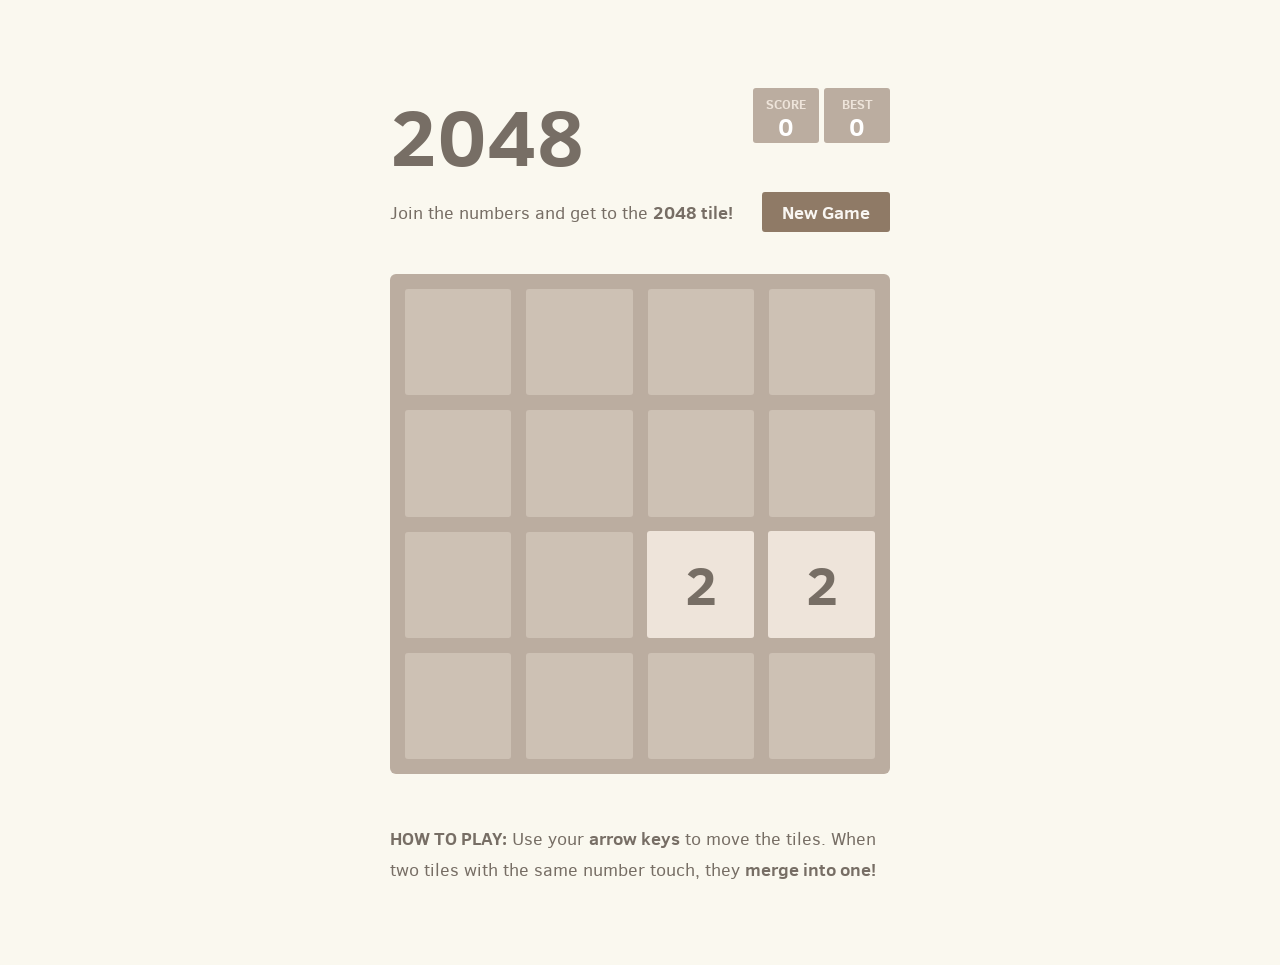
<file: games/2048/index.html>
<!DOCTYPE html>
<html>

<head>
  <meta charset="utf-8">
  <title>2048</title>

  <link href="style/main.css" rel="stylesheet" type="text/css">
  <link rel="shortcut icon" href="favicon.ico">
  <link rel="apple-touch-icon" href="meta/apple-touch-icon.png">
  <link rel="apple-touch-startup-image" href="meta/apple-touch-startup-image-640x1096.png" media="(device-width: 320px) and (device-height: 568px) and (-webkit-device-pixel-ratio: 2)"> <!-- iPhone 5+ -->
  <link rel="apple-touch-startup-image" href="meta/apple-touch-startup-image-640x920.png"  media="(device-width: 320px) and (device-height: 480px) and (-webkit-device-pixel-ratio: 2)"> <!-- iPhone, retina -->
  <meta name="apple-mobile-web-app-capable" content="yes">
  <meta name="apple-mobile-web-app-status-bar-style" content="black">

  <meta name="HandheldFriendly" content="True">
  <meta name="MobileOptimized" content="320">
  <meta name="viewport" content="width=device-width, target-densitydpi=160dpi, initial-scale=1.0, maximum-scale=1, user-scalable=no, minimal-ui">
</head>
<body>
  <div class="container">
    <div class="heading">
      <h1 class="title">2048</h1>
      <div class="scores-container">
        <div class="score-container">0</div>
        <div class="best-container">0</div>
      </div>
    </div>

    <div class="above-game">
      <p class="game-intro">Join the numbers and get to the <strong>2048 tile!</strong></p>
      <a class="restart-button">New Game</a>
    </div>

    <div class="game-container">
      <div class="game-message">
        <p></p>
        <div class="lower">
	        <a class="keep-playing-button">Keep going</a>
          <a class="retry-button">Try again</a>
        </div>
      </div>

      <div class="grid-container">
        <div class="grid-row">
          <div class="grid-cell"></div>
          <div class="grid-cell"></div>
          <div class="grid-cell"></div>
          <div class="grid-cell"></div>
        </div>
        <div class="grid-row">
          <div class="grid-cell"></div>
          <div class="grid-cell"></div>
          <div class="grid-cell"></div>
          <div class="grid-cell"></div>
        </div>
        <div class="grid-row">
          <div class="grid-cell"></div>
          <div class="grid-cell"></div>
          <div class="grid-cell"></div>
          <div class="grid-cell"></div>
        </div>
        <div class="grid-row">
          <div class="grid-cell"></div>
          <div class="grid-cell"></div>
          <div class="grid-cell"></div>
          <div class="grid-cell"></div>
        </div>
      </div>

      <div class="tile-container">

      </div>
    </div>

    <p class="game-explanation">
      <strong class="important">How to play:</strong> Use your <strong>arrow keys</strong> to move the tiles. When two tiles with the same number touch, they <strong>merge into one!</strong>
    </p>
  </div>

  <script src="js/bind_polyfill.js"></script>
  <script src="js/classlist_polyfill.js"></script>
  <script src="js/animframe_polyfill.js"></script>
  <script src="js/keyboard_input_manager.js"></script>
  <script src="js/html_actuator.js"></script>
  <script src="js/grid.js"></script>
  <script src="js/tile.js"></script>
  <script src="js/local_storage_manager.js"></script>
  <script src="js/game_manager.js"></script>
  <script src="js/application.js"></script>
</body>

</html>
</file>
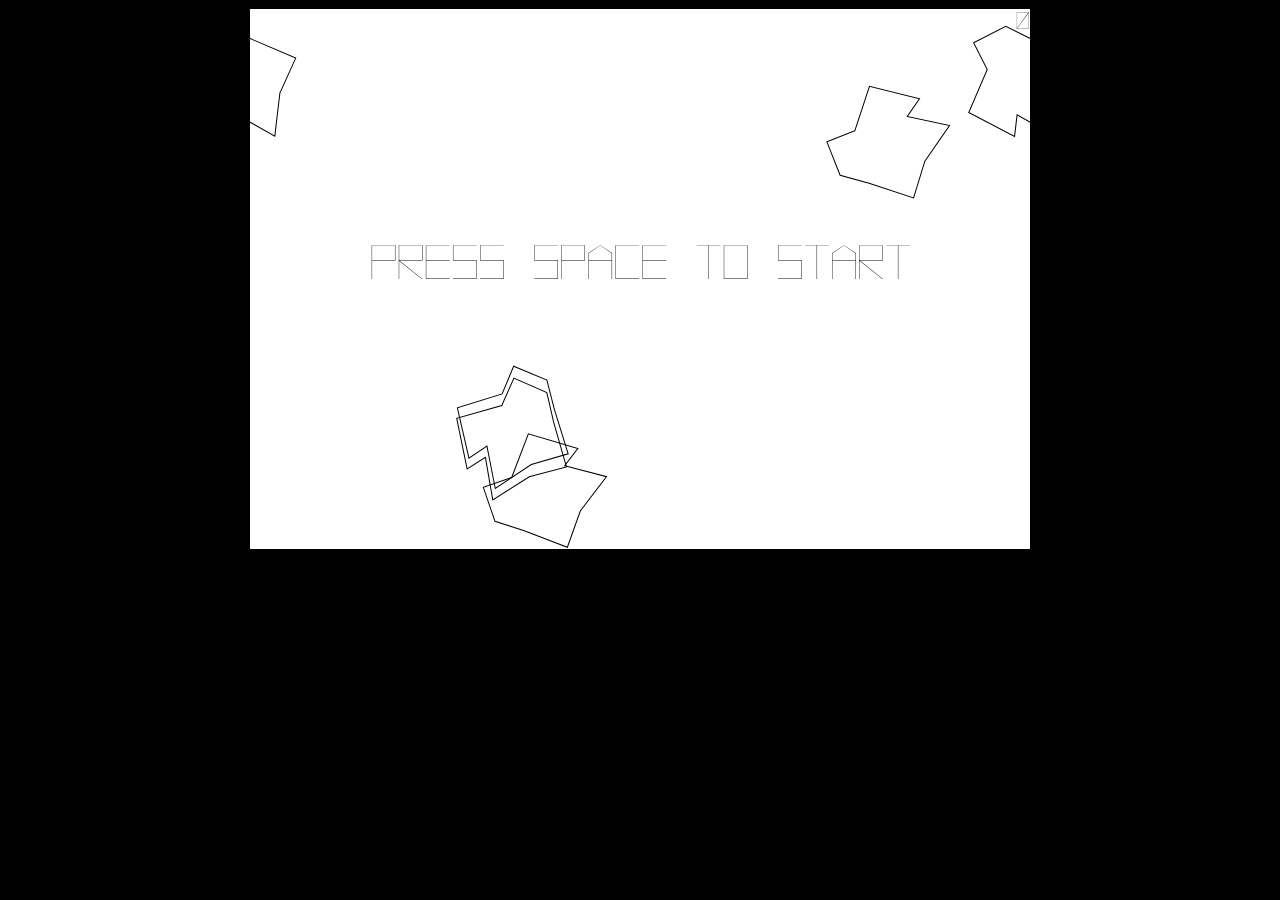
<file: games/asteroids/index.html>
<html>
  <head>
    <script src="jquery-1.4.1.min.js"></script>
    <script src="vector_battle_regular.typeface.js"></script>
    <script src="ipad.js"></script>
    <script src="game.js"></script>
    <style>
	  body {background-color: #000;}
      #canvas { border:1px solid black; top:0px; left:0px; background-color: #fff;}
      .button { position:absolute; border:1px solid black; }
      #left-controls { position:absolute; left:1px; bottom:0px; display:none; }
      #right-controls { position:absolute; right:1px; bottom:0px; display:none; }
      #up { width:200px; height:100px; bottom:100px;}
      #left { width:100px; height:100px; bottom:0px;}
      #right { width:100px; height:100px; bottom:0px; left:100px; }
      #space { width:200px; height:200px; bottom:0px; right:0px; }
    </style>
  </head>
  <body>
    <div id="game-container" align="center">
      <canvas id="canvas" width="780" height="540"></canvas>
      <div id="left-controls">
        <div id="up" class='button'>THRUST</div>
        <div id="left" class='button'>LEFT</div>
        <div id="right" class='button'>RIGHT</div>
      </div>
      <div id="right-controls">
        <div id="space" class='button'>FIRE</div>
      </div>
    </div>
  </body>
</html>
</file>
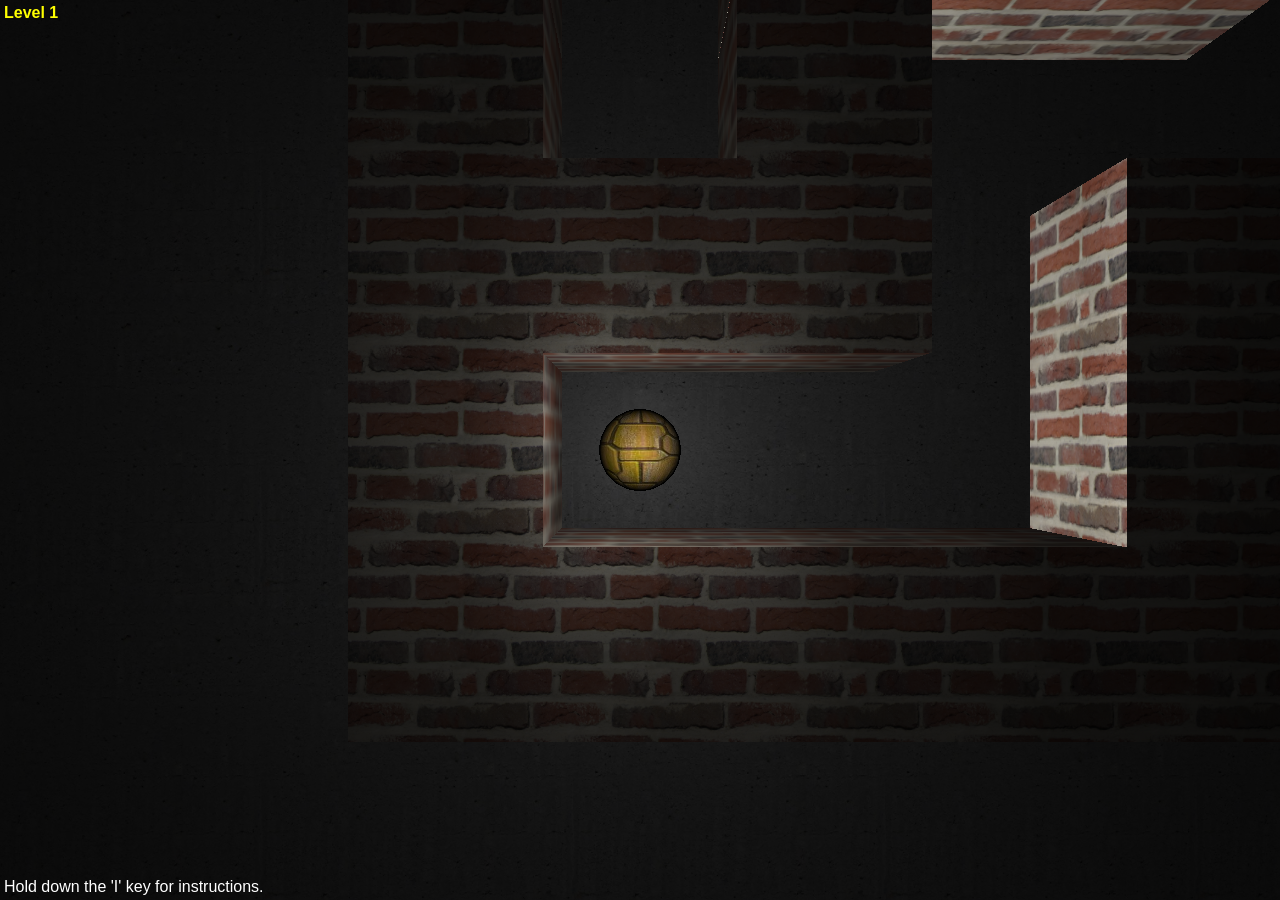
<file: games/astray/index.html>
<html>

    <head>
    
        <script src='Box2dWeb.min.js'></script>
        <script src="Three.js"></script>
        <script src="keyboard.js"></script>
        <script src="jquery.js"></script>
        <script src="maze.js"></script>

        <script>

            var camera         = undefined, 
                scene          = undefined, 
                renderer       = undefined, 
                light          = undefined,
                mouseX         = undefined, 
                mouseY         = undefined,
                maze           = undefined, 
                mazeMesh       = undefined,
                mazeDimension  = 11,
                planeMesh      = undefined,
                ballMesh       = undefined,
                ballRadius     = 0.25,
                keyAxis        = [0, 0],
                ironTexture    = THREE.ImageUtils.loadTexture('ball.png'),
                planeTexture   = THREE.ImageUtils.loadTexture('concrete.png'),
                brickTexture   = THREE.ImageUtils.loadTexture('brick.png'),
                gameState      = undefined,

            // Box2D shortcuts
                b2World        = Box2D.Dynamics.b2World,
                b2FixtureDef   = Box2D.Dynamics.b2FixtureDef,
                b2BodyDef      = Box2D.Dynamics.b2BodyDef,
                b2Body		   = Box2D.Dynamics.b2Body,
                b2CircleShape  = Box2D.Collision.Shapes.b2CircleShape,
                b2PolygonShape = Box2D.Collision.Shapes.b2PolygonShape,
                b2Settings     = Box2D.Common.b2Settings,
                b2Vec2         = Box2D.Common.Math.b2Vec2,

            // Box2D world variables 
                wWorld         = undefined,
                wBall          = undefined;

            
            function createPhysicsWorld() {
                // Create the world object.
                wWorld = new b2World(new b2Vec2(0, 0), true);

                // Create the ball.
                var bodyDef = new b2BodyDef();
                bodyDef.type = b2Body.b2_dynamicBody;
                bodyDef.position.Set(1, 1);
                wBall = wWorld.CreateBody(bodyDef);
                var fixDef = new b2FixtureDef();
                fixDef.density = 1.0;
                fixDef.friction = 0.0;
                fixDef.restitution = 0.25;
                fixDef.shape = new b2CircleShape(ballRadius);
                wBall.CreateFixture(fixDef);

                // Create the maze.
                bodyDef.type = b2Body.b2_staticBody;
                fixDef.shape = new b2PolygonShape();
                fixDef.shape.SetAsBox(0.5, 0.5);
                for (var i = 0; i < maze.dimension; i++) {
                    for (var j = 0; j < maze.dimension; j++) {
                        if (maze[i][j]) {
                            bodyDef.position.x = i;
                            bodyDef.position.y = j;
                            wWorld.CreateBody(bodyDef).CreateFixture(fixDef);
                        }
                    }
                }
            }
            
            
            function generate_maze_mesh(field) {
                var dummy = new THREE.Geometry();
                for (var i = 0; i < field.dimension; i++) {
                    for (var j = 0; j < field.dimension; j++) {
                        if (field[i][j]) {
                            var geometry = new THREE.CubeGeometry(1,1,1,1,1,1);
                            var mesh_ij = new THREE.Mesh(geometry);
                            mesh_ij.position.x = i;
                            mesh_ij.position.y = j;
                            mesh_ij.position.z = 0.5;
                            THREE.GeometryUtils.merge(dummy, mesh_ij);
                        }
                    }
                }
                var material = new THREE.MeshPhongMaterial({map: brickTexture});
                var mesh = new THREE.Mesh(dummy, material)
                return mesh;
            }


            function createRenderWorld() {

                // Create the scene object.
                scene = new THREE.Scene();

                // Add the light.
                light= new THREE.PointLight(0xffffff, 1);
                light.position.set(1, 1, 1.3);
                scene.add(light);
                
                // Add the ball.
                g = new THREE.SphereGeometry(ballRadius, 32, 16);
                m = new THREE.MeshPhongMaterial({map:ironTexture});
                ballMesh = new THREE.Mesh(g, m);
                ballMesh.position.set(1, 1, ballRadius);
                scene.add(ballMesh);

                // Add the camera.
                var aspect = window.innerWidth/window.innerHeight;
                camera = new THREE.PerspectiveCamera(60, aspect, 1, 1000);
                camera.position.set(1, 1, 5);
                scene.add(camera);

                // Add the maze.
                mazeMesh = generate_maze_mesh(maze);
                scene.add(mazeMesh);

                // Add the ground.
                g = new THREE.PlaneGeometry(mazeDimension*10, mazeDimension*10, mazeDimension, mazeDimension);
                planeTexture.wrapS = planeTexture.wrapT = THREE.RepeatWrapping;
                planeTexture.repeat.set(mazeDimension*5, mazeDimension*5);
                m = new THREE.MeshPhongMaterial({map:planeTexture});
                planeMesh = new THREE.Mesh(g, m);
                planeMesh.position.set((mazeDimension-1)/2, (mazeDimension-1)/2, 0);
                planeMesh.rotation.set(Math.PI/2, 0, 0);
                scene.add(planeMesh);                

            }


            function updatePhysicsWorld() {

                // Apply "friction". 
                var lv = wBall.GetLinearVelocity();
                lv.Multiply(0.95);
                wBall.SetLinearVelocity(lv);
                
                // Apply user-directed force.
                var f = new b2Vec2(keyAxis[0]*wBall.GetMass()*0.25, keyAxis[1]*wBall.GetMass()*0.25);
                wBall.ApplyImpulse(f, wBall.GetPosition());          
                keyAxis = [0,0];

                // Take a time step.
                wWorld.Step(1/60, 8, 3);
            }
            

            function updateRenderWorld() {

                // Update ball position.
                var stepX = wBall.GetPosition().x - ballMesh.position.x;
                var stepY = wBall.GetPosition().y - ballMesh.position.y;
                ballMesh.position.x += stepX;
                ballMesh.position.y += stepY;

                // Update ball rotation.
                var tempMat = new THREE.Matrix4();
                tempMat.makeRotationAxis(new THREE.Vector3(0,1,0), stepX/ballRadius);
                tempMat.multiplySelf(ballMesh.matrix);
                ballMesh.matrix = tempMat;
                tempMat = new THREE.Matrix4();
                tempMat.makeRotationAxis(new THREE.Vector3(1,0,0), -stepY/ballRadius);
                tempMat.multiplySelf(ballMesh.matrix);
                ballMesh.matrix = tempMat;
                ballMesh.rotation.getRotationFromMatrix(ballMesh.matrix);
                
                // Update camera and light positions.
                camera.position.x += (ballMesh.position.x - camera.position.x) * 0.1;
                camera.position.y += (ballMesh.position.y - camera.position.y) * 0.1;
                camera.position.z += (5 - camera.position.z) * 0.1;
                light.position.x = camera.position.x;
                light.position.y = camera.position.y;
                light.position.z = camera.position.z - 3.7;
            }


            function gameLoop() {
            
                switch(gameState) {
                
                    case 'initialize':
                        maze = generateSquareMaze(mazeDimension);
                        maze[mazeDimension-1][mazeDimension-2] = false;
                        createPhysicsWorld();
                        createRenderWorld();
                        camera.position.set(1, 1, 5);
                        light.position.set(1, 1, 1.3);
                        light.intensity = 0;
                        var level = Math.floor((mazeDimension-1)/2 - 4);
                        $('#level').html('Level ' + level);
                        gameState = 'fade in';
                        break;
                        
                    case 'fade in':
                        light.intensity += 0.1 * (1.0 - light.intensity);
                        renderer.render(scene, camera);
                        if (Math.abs(light.intensity - 1.0) < 0.05) {
                            light.intensity = 1.0;
                            gameState = 'play'
                        }
                        break;

                    case 'play':
                        updatePhysicsWorld();
                        updateRenderWorld();
                        renderer.render(scene, camera);

                        // Check for victory.
                        var mazeX = Math.floor(ballMesh.position.x + 0.5);
                        var mazeY = Math.floor(ballMesh.position.y + 0.5);
                        if (mazeX == mazeDimension && mazeY == mazeDimension - 2) { 
                            mazeDimension += 2;
                            gameState = 'fade out';
                        }
                        break;
                
                    case 'fade out':
                        updatePhysicsWorld();
                        updateRenderWorld();
                        light.intensity += 0.1 * (0.0 - light.intensity);
                        renderer.render(scene, camera);
                        if (Math.abs(light.intensity - 0.0) < 0.1) {
                            light.intensity = 0.0;
                            renderer.render(scene, camera);
                            gameState = 'initialize'
                        }
                        break;
                        
                }
            
                requestAnimationFrame(gameLoop);

            }


            function onResize() {
                renderer.setSize(window.innerWidth, window.innerHeight);
                camera.aspect = window.innerWidth/window.innerHeight;
                camera.updateProjectionMatrix();
            }
            

            function onMoveKey(axis) {
                keyAxis = axis.slice(0);
            }

            
            jQuery.fn.centerv = function () {
                wh = window.innerHeight;
                h = this.outerHeight();
                this.css("position", "absolute");
                this.css("top", Math.max(0, (wh - h)/2) + "px");
                return this;
            }            

            
            jQuery.fn.centerh = function () {
                ww = window.innerWidth;
                w = this.outerWidth();
                this.css("position", "absolute");
                this.css("left", Math.max(0, (ww - w)/2) + "px");
                return this;
            }            

            
            jQuery.fn.center = function () {
                this.centerv();
                this.centerh();
                return this;
            }            

            
            $(document).ready(function() {

                // Prepare the instructions.
                $('#instructions').center();
                $('#instructions').hide();
                KeyboardJS.bind.key('i', function(){$('#instructions').show()}, 
                                         function(){$('#instructions').hide()});
    
                // Create the renderer.
                renderer = new THREE.WebGLRenderer();
                renderer.setSize(window.innerWidth, window.innerHeight);
                document.body.appendChild(renderer.domElement);

                // Bind keyboard and resize events.
                KeyboardJS.bind.axis('left', 'right', 'down', 'up', onMoveKey);
                KeyboardJS.bind.axis('h', 'l', 'j', 'k', onMoveKey);
                $(window).resize(onResize);
                

                // Set the initial game state.
                gameState = 'initialize';
                
                // Start the game loop.
                requestAnimationFrame(gameLoop);

            })
            
            

        </script>
    
        <style>
        
            body {
                background: black;
                margin: 0;
                padding: 0;
                font-family: 'Helvetica';
            }
            
            #instructions {
                background-color: rgba(0,0,0,0.75);
                color: white;
                text-align: center;
                padding: 32px;
                margin: 0px;
                display: inline;
                border: 2px solid white;
            }

            #help {
                position: absolute;
                left: 0px;
                bottom: 0px;
                padding: 4px;
                color: white;   
            }

            #level {
                position: absolute;
                left: 0px;
                top: 0px;
                padding: 4px;
                color: yellow;   
                font-weight: bold;
            }

        </style>
        
    </head>
    
    <body>
    
    <div id='instructions'>
        How to play Astray:
        <br><br>
        Use the arrow keys to move the ball and find the exit to the maze.
        <br><br>
        Vim trainees: h, j, k, l
    </div>
    
    <div id='help'>
        Hold down the 'I' key for instructions.
    </div>

    <div id='level'>
        Level 1
    </div> 
    
    </body>

</html>
</file>
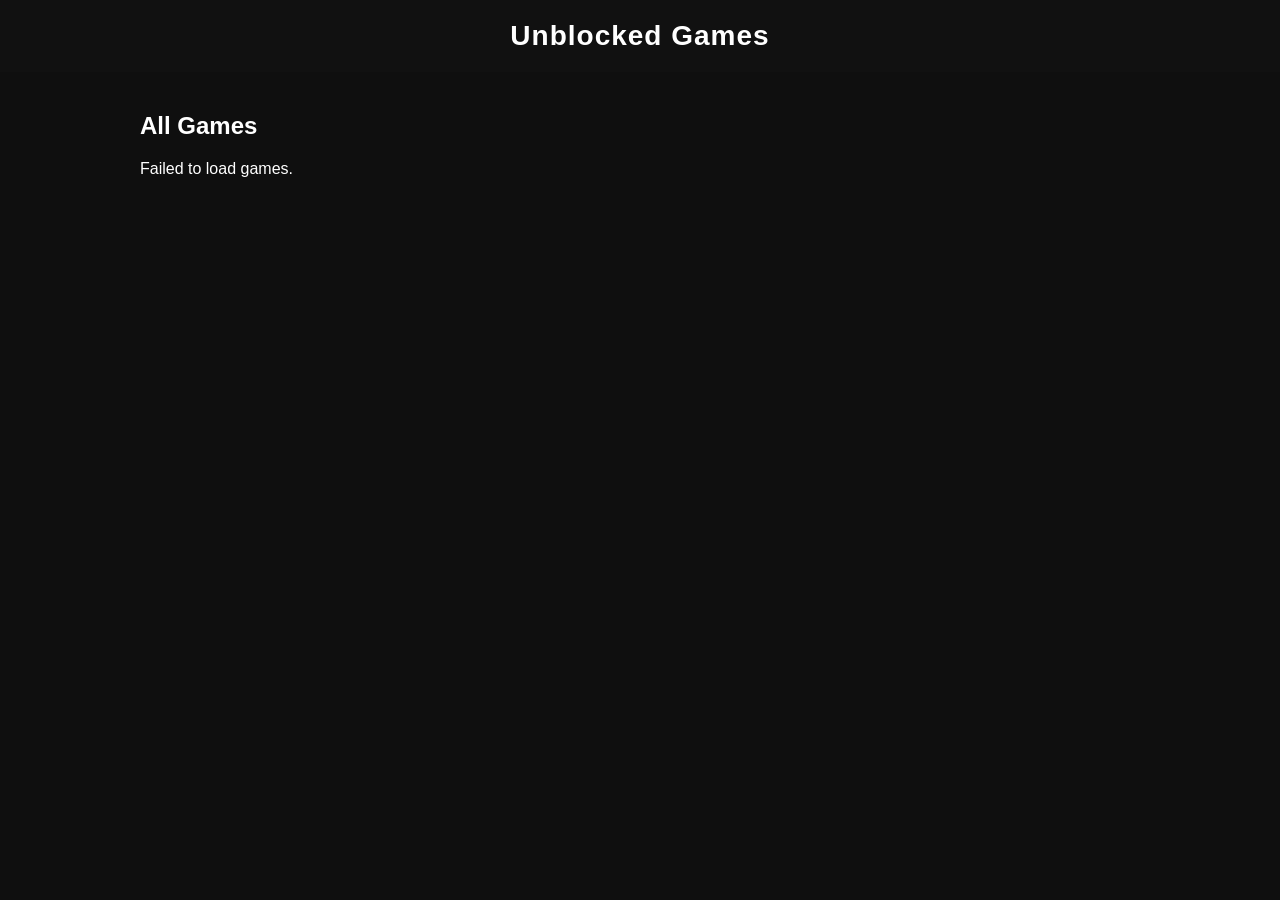
<file: unblocked_games_site.html>
<!DOCTYPE html>
<html lang="en">
<head>
  <meta charset="UTF-8" />
  <meta name="viewport" content="width=device-width, initial-scale=1.0" />
  <title>Unblocked Games</title>
  <style>
    body {
      margin: 0;
      font-family: Arial, sans-serif;
      background: #0f0f0f;
      color: #fff;
    }
    header {
      padding: 20px;
      text-align: center;
      font-size: 28px;
      font-weight: bold;
      background: #111;
      letter-spacing: 1px;
    }
    #game-list, #game-player {
      max-width: 1000px;
      margin: auto;
      padding: 20px;
    }
    .grid {
      display: grid;
      grid-template-columns: repeat(auto-fill, minmax(180px, 1fr));
      gap: 20px;
    }
    .game-card {
      background: #1a1a1a;
      border-radius: 12px;
      overflow: hidden;
      cursor: pointer;
      transition: transform 0.2s;
    }
    .game-card:hover {
      transform: scale(1.05);
    }
    .game-card img {
      width: 100%;
      height: 140px;
      object-fit: cover;
    }
    .game-card-title {
      padding: 10px;
      text-align: center;
      font-size: 16px;
    }
    #backBtn {
      display: inline-block;
      margin-bottom: 20px;
      padding: 10px 16px;
      background: #222;
      border-radius: 8px;
      cursor: pointer;
    }
    #backBtn:hover {
      background: #333;
    }
    iframe {
      width: 100%;
      height: 600px;
      border: none;
      border-radius: 12px;
    }
  </style>
</head>
<body>
  <header>Unblocked Games</header>

  <div id="game-list">
    <h2>All Games</h2>
    <div id="games" class="grid"></div>
  </div>

  <div id="game-player" style="display: none;">
    <div id="backBtn">← Back to Games</div>
    <h2 id="game-title"></h2>
    <div id="game-frame"></div>
  </div>

  <script>
    const gamesContainer = document.getElementById("games");
    const listPage = document.getElementById("game-list");
    const playerPage = document.getElementById("game-player");
    const gameTitle = document.getElementById("game-title");
    const gameFrame = document.getElementById("game-frame");

    const JSON_URL = "https://raw.githubusercontent.com/swarmintelli/Unblocked-Games-CDN/main/games.json";

    async function loadGames() {
      try {
        const res = await fetch(JSON_URL);
        const data = await res.json();

        Object.values(data).forEach(g => {
          const card = document.createElement("div");
          card.className = "game-card";

          card.innerHTML = `
            <img src="${g.game_image_icon}" />
            <div class="game-card-title">${g.name}</div>
          `;

          card.onclick = () => openGame(g);
          gamesContainer.appendChild(card);
        });

      } catch (e) {
        gamesContainer.innerHTML = "Failed to load games.";
      }
    }

    function openGame(game) {
      listPage.style.display = "none";
      playerPage.style.display = "block";
      gameTitle.textContent = game.name;
      gameFrame.innerHTML = game.iframe;
      window.scrollTo(0, 0);
    }

    document.getElementById("backBtn").onclick = () => {
      playerPage.style.display = "none";
      listPage.style.display = "block";
    };

    loadGames();
  </script>
</body>
</html>
</file>
<file: games/2048/style/main.css>
@import url(fonts/clear-sans.css);
html, body {
  margin: 0;
  padding: 0;
  background: #faf8ef;
  color: #776e65;
  font-family: "Clear Sans", "Helvetica Neue", Arial, sans-serif;
  font-size: 18px; }

body {
  margin: 80px 0; }

.heading:after {
  content: "";
  display: block;
  clear: both; }

h1.title {
  font-size: 80px;
  font-weight: bold;
  margin: 0;
  display: block;
  float: left; }

@-webkit-keyframes move-up {
  0% {
    top: 25px;
    opacity: 1; }

  100% {
    top: -50px;
    opacity: 0; } }
@-moz-keyframes move-up {
  0% {
    top: 25px;
    opacity: 1; }

  100% {
    top: -50px;
    opacity: 0; } }
@keyframes move-up {
  0% {
    top: 25px;
    opacity: 1; }

  100% {
    top: -50px;
    opacity: 0; } }
.scores-container {
  float: right;
  text-align: right; }

.score-container, .best-container {
  position: relative;
  display: inline-block;
  background: #bbada0;
  padding: 15px 25px;
  font-size: 25px;
  height: 25px;
  line-height: 47px;
  font-weight: bold;
  border-radius: 3px;
  color: white;
  margin-top: 8px;
  text-align: center; }
  .score-container:after, .best-container:after {
    position: absolute;
    width: 100%;
    top: 10px;
    left: 0;
    text-transform: uppercase;
    font-size: 13px;
    line-height: 13px;
    text-align: center;
    color: #eee4da; }
  .score-container .score-addition, .best-container .score-addition {
    position: absolute;
    right: 30px;
    color: red;
    font-size: 25px;
    line-height: 25px;
    font-weight: bold;
    color: rgba(119, 110, 101, 0.9);
    z-index: 100;
    -webkit-animation: move-up 600ms ease-in;
    -moz-animation: move-up 600ms ease-in;
    animation: move-up 600ms ease-in;
    -webkit-animation-fill-mode: both;
    -moz-animation-fill-mode: both;
    animation-fill-mode: both; }

.score-container:after {
  content: "Score"; }

.best-container:after {
  content: "Best"; }

p {
  margin-top: 0;
  margin-bottom: 10px;
  line-height: 1.65; }

a {
  color: #776e65;
  font-weight: bold;
  text-decoration: underline;
  cursor: pointer; }

strong.important {
  text-transform: uppercase; }

hr {
  border: none;
  border-bottom: 1px solid #d8d4d0;
  margin-top: 20px;
  margin-bottom: 30px; }

.container {
  width: 500px;
  margin: 0 auto; }

@-webkit-keyframes fade-in {
  0% {
    opacity: 0; }

  100% {
    opacity: 1; } }
@-moz-keyframes fade-in {
  0% {
    opacity: 0; }

  100% {
    opacity: 1; } }
@keyframes fade-in {
  0% {
    opacity: 0; }

  100% {
    opacity: 1; } }
.game-container {
  margin-top: 40px;
  position: relative;
  padding: 15px;
  cursor: default;
  -webkit-touch-callout: none;
  -ms-touch-callout: none;
  -webkit-user-select: none;
  -moz-user-select: none;
  -ms-user-select: none;
  -ms-touch-action: none;
  touch-action: none;
  background: #bbada0;
  border-radius: 6px;
  width: 500px;
  height: 500px;
  -webkit-box-sizing: border-box;
  -moz-box-sizing: border-box;
  box-sizing: border-box; }
  .game-container .game-message {
    display: none;
    position: absolute;
    top: 0;
    right: 0;
    bottom: 0;
    left: 0;
    background: rgba(238, 228, 218, 0.5);
    z-index: 100;
    text-align: center;
    -webkit-animation: fade-in 800ms ease 1200ms;
    -moz-animation: fade-in 800ms ease 1200ms;
    animation: fade-in 800ms ease 1200ms;
    -webkit-animation-fill-mode: both;
    -moz-animation-fill-mode: both;
    animation-fill-mode: both; }
    .game-container .game-message p {
      font-size: 60px;
      font-weight: bold;
      height: 60px;
      line-height: 60px;
      margin-top: 222px; }
    .game-container .game-message .lower {
      display: block;
      margin-top: 59px; }
    .game-container .game-message a {
      display: inline-block;
      background: #8f7a66;
      border-radius: 3px;
      padding: 0 20px;
      text-decoration: none;
      color: #f9f6f2;
      height: 40px;
      line-height: 42px;
      margin-left: 9px; }
      .game-container .game-message a.keep-playing-button {
        display: none; }
    .game-container .game-message.game-won {
      background: rgba(237, 194, 46, 0.5);
      color: #f9f6f2; }
      .game-container .game-message.game-won a.keep-playing-button {
        display: inline-block; }
    .game-container .game-message.game-won, .game-container .game-message.game-over {
      display: block; }

.grid-container {
  position: absolute;
  z-index: 1; }

.grid-row {
  margin-bottom: 15px; }
  .grid-row:last-child {
    margin-bottom: 0; }
  .grid-row:after {
    content: "";
    display: block;
    clear: both; }

.grid-cell {
  width: 106.25px;
  height: 106.25px;
  margin-right: 15px;
  float: left;
  border-radius: 3px;
  background: rgba(238, 228, 218, 0.35); }
  .grid-cell:last-child {
    margin-right: 0; }

.tile-container {
  position: absolute;
  z-index: 2; }

.tile, .tile .tile-inner {
  width: 107px;
  height: 107px;
  line-height: 107px; }
.tile.tile-position-1-1 {
  -webkit-transform: translate(0px, 0px);
  -moz-transform: translate(0px, 0px);
  -ms-transform: translate(0px, 0px);
  transform: translate(0px, 0px); }
.tile.tile-position-1-2 {
  -webkit-transform: translate(0px, 121px);
  -moz-transform: translate(0px, 121px);
  -ms-transform: translate(0px, 121px);
  transform: translate(0px, 121px); }
.tile.tile-position-1-3 {
  -webkit-transform: translate(0px, 242px);
  -moz-transform: translate(0px, 242px);
  -ms-transform: translate(0px, 242px);
  transform: translate(0px, 242px); }
.tile.tile-position-1-4 {
  -webkit-transform: translate(0px, 363px);
  -moz-transform: translate(0px, 363px);
  -ms-transform: translate(0px, 363px);
  transform: translate(0px, 363px); }
.tile.tile-position-2-1 {
  -webkit-transform: translate(121px, 0px);
  -moz-transform: translate(121px, 0px);
  -ms-transform: translate(121px, 0px);
  transform: translate(121px, 0px); }
.tile.tile-position-2-2 {
  -webkit-transform: translate(121px, 121px);
  -moz-transform: translate(121px, 121px);
  -ms-transform: translate(121px, 121px);
  transform: translate(121px, 121px); }
.tile.tile-position-2-3 {
  -webkit-transform: translate(121px, 242px);
  -moz-transform: translate(121px, 242px);
  -ms-transform: translate(121px, 242px);
  transform: translate(121px, 242px); }
.tile.tile-position-2-4 {
  -webkit-transform: translate(121px, 363px);
  -moz-transform: translate(121px, 363px);
  -ms-transform: translate(121px, 363px);
  transform: translate(121px, 363px); }
.tile.tile-position-3-1 {
  -webkit-transform: translate(242px, 0px);
  -moz-transform: translate(242px, 0px);
  -ms-transform: translate(242px, 0px);
  transform: translate(242px, 0px); }
.tile.tile-position-3-2 {
  -webkit-transform: translate(242px, 121px);
  -moz-transform: translate(242px, 121px);
  -ms-transform: translate(242px, 121px);
  transform: translate(242px, 121px); }
.tile.tile-position-3-3 {
  -webkit-transform: translate(242px, 242px);
  -moz-transform: translate(242px, 242px);
  -ms-transform: translate(242px, 242px);
  transform: translate(242px, 242px); }
.tile.tile-position-3-4 {
  -webkit-transform: translate(242px, 363px);
  -moz-transform: translate(242px, 363px);
  -ms-transform: translate(242px, 363px);
  transform: translate(242px, 363px); }
.tile.tile-position-4-1 {
  -webkit-transform: translate(363px, 0px);
  -moz-transform: translate(363px, 0px);
  -ms-transform: translate(363px, 0px);
  transform: translate(363px, 0px); }
.tile.tile-position-4-2 {
  -webkit-transform: translate(363px, 121px);
  -moz-transform: translate(363px, 121px);
  -ms-transform: translate(363px, 121px);
  transform: translate(363px, 121px); }
.tile.tile-position-4-3 {
  -webkit-transform: translate(363px, 242px);
  -moz-transform: translate(363px, 242px);
  -ms-transform: translate(363px, 242px);
  transform: translate(363px, 242px); }
.tile.tile-position-4-4 {
  -webkit-transform: translate(363px, 363px);
  -moz-transform: translate(363px, 363px);
  -ms-transform: translate(363px, 363px);
  transform: translate(363px, 363px); }

.tile {
  position: absolute;
  -webkit-transition: 100ms ease-in-out;
  -moz-transition: 100ms ease-in-out;
  transition: 100ms ease-in-out;
  -webkit-transition-property: -webkit-transform;
  -moz-transition-property: -moz-transform;
  transition-property: transform; }
  .tile .tile-inner {
    border-radius: 3px;
    background: #eee4da;
    text-align: center;
    font-weight: bold;
    z-index: 10;
    font-size: 55px; }
  .tile.tile-2 .tile-inner {
    background: #eee4da;
    box-shadow: 0 0 30px 10px rgba(243, 215, 116, 0), inset 0 0 0 1px rgba(255, 255, 255, 0); }
  .tile.tile-4 .tile-inner {
    background: #ede0c8;
    box-shadow: 0 0 30px 10px rgba(243, 215, 116, 0), inset 0 0 0 1px rgba(255, 255, 255, 0); }
  .tile.tile-8 .tile-inner {
    color: #f9f6f2;
    background: #f2b179; }
  .tile.tile-16 .tile-inner {
    color: #f9f6f2;
    background: #f59563; }
  .tile.tile-32 .tile-inner {
    color: #f9f6f2;
    background: #f67c5f; }
  .tile.tile-64 .tile-inner {
    color: #f9f6f2;
    background: #f65e3b; }
  .tile.tile-128 .tile-inner {
    color: #f9f6f2;
    background: #edcf72;
    box-shadow: 0 0 30px 10px rgba(243, 215, 116, 0.2381), inset 0 0 0 1px rgba(255, 255, 255, 0.14286);
    font-size: 45px; }
    @media screen and (max-width: 520px) {
      .tile.tile-128 .tile-inner {
        font-size: 25px; } }
  .tile.tile-256 .tile-inner {
    color: #f9f6f2;
    background: #edcc61;
    box-shadow: 0 0 30px 10px rgba(243, 215, 116, 0.31746), inset 0 0 0 1px rgba(255, 255, 255, 0.19048);
    font-size: 45px; }
    @media screen and (max-width: 520px) {
      .tile.tile-256 .tile-inner {
        font-size: 25px; } }
  .tile.tile-512 .tile-inner {
    color: #f9f6f2;
    background: #edc850;
    box-shadow: 0 0 30px 10px rgba(243, 215, 116, 0.39683), inset 0 0 0 1px rgba(255, 255, 255, 0.2381);
    font-size: 45px; }
    @media screen and (max-width: 520px) {
      .tile.tile-512 .tile-inner {
        font-size: 25px; } }
  .tile.tile-1024 .tile-inner {
    color: #f9f6f2;
    background: #edc53f;
    box-shadow: 0 0 30px 10px rgba(243, 215, 116, 0.47619), inset 0 0 0 1px rgba(255, 255, 255, 0.28571);
    font-size: 35px; }
    @media screen and (max-width: 520px) {
      .tile.tile-1024 .tile-inner {
        font-size: 15px; } }
  .tile.tile-2048 .tile-inner {
    color: #f9f6f2;
    background: #edc22e;
    box-shadow: 0 0 30px 10px rgba(243, 215, 116, 0.55556), inset 0 0 0 1px rgba(255, 255, 255, 0.33333);
    font-size: 35px; }
    @media screen and (max-width: 520px) {
      .tile.tile-2048 .tile-inner {
        font-size: 15px; } }
  .tile.tile-super .tile-inner {
    color: #f9f6f2;
    background: #3c3a32;
    font-size: 30px; }
    @media screen and (max-width: 520px) {
      .tile.tile-super .tile-inner {
        font-size: 10px; } }

@-webkit-keyframes appear {
  0% {
    opacity: 0;
    -webkit-transform: scale(0);
    -moz-transform: scale(0);
    -ms-transform: scale(0);
    transform: scale(0); }

  100% {
    opacity: 1;
    -webkit-transform: scale(1);
    -moz-transform: scale(1);
    -ms-transform: scale(1);
    transform: scale(1); } }
@-moz-keyframes appear {
  0% {
    opacity: 0;
    -webkit-transform: scale(0);
    -moz-transform: scale(0);
    -ms-transform: scale(0);
    transform: scale(0); }

  100% {
    opacity: 1;
    -webkit-transform: scale(1);
    -moz-transform: scale(1);
    -ms-transform: scale(1);
    transform: scale(1); } }
@keyframes appear {
  0% {
    opacity: 0;
    -webkit-transform: scale(0);
    -moz-transform: scale(0);
    -ms-transform: scale(0);
    transform: scale(0); }

  100% {
    opacity: 1;
    -webkit-transform: scale(1);
    -moz-transform: scale(1);
    -ms-transform: scale(1);
    transform: scale(1); } }
.tile-new .tile-inner {
  -webkit-animation: appear 200ms ease 100ms;
  -moz-animation: appear 200ms ease 100ms;
  animation: appear 200ms ease 100ms;
  -webkit-animation-fill-mode: backwards;
  -moz-animation-fill-mode: backwards;
  animation-fill-mode: backwards; }

@-webkit-keyframes pop {
  0% {
    -webkit-transform: scale(0);
    -moz-transform: scale(0);
    -ms-transform: scale(0);
    transform: scale(0); }

  50% {
    -webkit-transform: scale(1.2);
    -moz-transform: scale(1.2);
    -ms-transform: scale(1.2);
    transform: scale(1.2); }

  100% {
    -webkit-transform: scale(1);
    -moz-transform: scale(1);
    -ms-transform: scale(1);
    transform: scale(1); } }
@-moz-keyframes pop {
  0% {
    -webkit-transform: scale(0);
    -moz-transform: scale(0);
    -ms-transform: scale(0);
    transform: scale(0); }

  50% {
    -webkit-transform: scale(1.2);
    -moz-transform: scale(1.2);
    -ms-transform: scale(1.2);
    transform: scale(1.2); }

  100% {
    -webkit-transform: scale(1);
    -moz-transform: scale(1);
    -ms-transform: scale(1);
    transform: scale(1); } }
@keyframes pop {
  0% {
    -webkit-transform: scale(0);
    -moz-transform: scale(0);
    -ms-transform: scale(0);
    transform: scale(0); }

  50% {
    -webkit-transform: scale(1.2);
    -moz-transform: scale(1.2);
    -ms-transform: scale(1.2);
    transform: scale(1.2); }

  100% {
    -webkit-transform: scale(1);
    -moz-transform: scale(1);
    -ms-transform: scale(1);
    transform: scale(1); } }
.tile-merged .tile-inner {
  z-index: 20;
  -webkit-animation: pop 200ms ease 100ms;
  -moz-animation: pop 200ms ease 100ms;
  animation: pop 200ms ease 100ms;
  -webkit-animation-fill-mode: backwards;
  -moz-animation-fill-mode: backwards;
  animation-fill-mode: backwards; }

.above-game:after {
  content: "";
  display: block;
  clear: both; }

.game-intro {
  float: left;
  line-height: 42px;
  margin-bottom: 0; }

.restart-button {
  display: inline-block;
  background: #8f7a66;
  border-radius: 3px;
  padding: 0 20px;
  text-decoration: none;
  color: #f9f6f2;
  height: 40px;
  line-height: 42px;
  display: block;
  text-align: center;
  float: right; }

.game-explanation {
  margin-top: 50px; }

@media screen and (max-width: 520px) {
  html, body {
    font-size: 15px; }

  body {
    margin: 20px 0;
    padding: 0 20px; }

  h1.title {
    font-size: 27px;
    margin-top: 15px; }

  .container {
    width: 280px;
    margin: 0 auto; }

  .score-container, .best-container {
    margin-top: 0;
    padding: 15px 10px;
    min-width: 40px; }

  .heading {
    margin-bottom: 10px; }

  .game-intro {
    width: 55%;
    display: block;
    box-sizing: border-box;
    line-height: 1.65; }

  .restart-button {
    width: 42%;
    padding: 0;
    display: block;
    box-sizing: border-box;
    margin-top: 2px; }

  .game-container {
    margin-top: 17px;
    position: relative;
    padding: 10px;
    cursor: default;
    -webkit-touch-callout: none;
    -ms-touch-callout: none;
    -webkit-user-select: none;
    -moz-user-select: none;
    -ms-user-select: none;
    -ms-touch-action: none;
    touch-action: none;
    background: #bbada0;
    border-radius: 6px;
    width: 280px;
    height: 280px;
    -webkit-box-sizing: border-box;
    -moz-box-sizing: border-box;
    box-sizing: border-box; }
    .game-container .game-message {
      display: none;
      position: absolute;
      top: 0;
      right: 0;
      bottom: 0;
      left: 0;
      background: rgba(238, 228, 218, 0.5);
      z-index: 100;
      text-align: center;
      -webkit-animation: fade-in 800ms ease 1200ms;
      -moz-animation: fade-in 800ms ease 1200ms;
      animation: fade-in 800ms ease 1200ms;
      -webkit-animation-fill-mode: both;
      -moz-animation-fill-mode: both;
      animation-fill-mode: both; }
      .game-container .game-message p {
        font-size: 60px;
        font-weight: bold;
        height: 60px;
        line-height: 60px;
        margin-top: 222px; }
      .game-container .game-message .lower {
        display: block;
        margin-top: 59px; }
      .game-container .game-message a {
        display: inline-block;
        background: #8f7a66;
        border-radius: 3px;
        padding: 0 20px;
        text-decoration: none;
        color: #f9f6f2;
        height: 40px;
        line-height: 42px;
        margin-left: 9px; }
        .game-container .game-message a.keep-playing-button {
          display: none; }
      .game-container .game-message.game-won {
        background: rgba(237, 194, 46, 0.5);
        color: #f9f6f2; }
        .game-container .game-message.game-won a.keep-playing-button {
          display: inline-block; }
      .game-container .game-message.game-won, .game-container .game-message.game-over {
        display: block; }

  .grid-container {
    position: absolute;
    z-index: 1; }

  .grid-row {
    margin-bottom: 10px; }
    .grid-row:last-child {
      margin-bottom: 0; }
    .grid-row:after {
      content: "";
      display: block;
      clear: both; }

  .grid-cell {
    width: 57.5px;
    height: 57.5px;
    margin-right: 10px;
    float: left;
    border-radius: 3px;
    background: rgba(238, 228, 218, 0.35); }
    .grid-cell:last-child {
      margin-right: 0; }

  .tile-container {
    position: absolute;
    z-index: 2; }

  .tile, .tile .tile-inner {
    width: 58px;
    height: 58px;
    line-height: 58px; }
  .tile.tile-position-1-1 {
    -webkit-transform: translate(0px, 0px);
    -moz-transform: translate(0px, 0px);
    -ms-transform: translate(0px, 0px);
    transform: translate(0px, 0px); }
  .tile.tile-position-1-2 {
    -webkit-transform: translate(0px, 67px);
    -moz-transform: translate(0px, 67px);
    -ms-transform: translate(0px, 67px);
    transform: translate(0px, 67px); }
  .tile.tile-position-1-3 {
    -webkit-transform: translate(0px, 135px);
    -moz-transform: translate(0px, 135px);
    -ms-transform: translate(0px, 135px);
    transform: translate(0px, 135px); }
  .tile.tile-position-1-4 {
    -webkit-transform: translate(0px, 202px);
    -moz-transform: translate(0px, 202px);
    -ms-transform: translate(0px, 202px);
    transform: translate(0px, 202px); }
  .tile.tile-position-2-1 {
    -webkit-transform: translate(67px, 0px);
    -moz-transform: translate(67px, 0px);
    -ms-transform: translate(67px, 0px);
    transform: translate(67px, 0px); }
  .tile.tile-position-2-2 {
    -webkit-transform: translate(67px, 67px);
    -moz-transform: translate(67px, 67px);
    -ms-transform: translate(67px, 67px);
    transform: translate(67px, 67px); }
  .tile.tile-position-2-3 {
    -webkit-transform: translate(67px, 135px);
    -moz-transform: translate(67px, 135px);
    -ms-transform: translate(67px, 135px);
    transform: translate(67px, 135px); }
  .tile.tile-position-2-4 {
    -webkit-transform: translate(67px, 202px);
    -moz-transform: translate(67px, 202px);
    -ms-transform: translate(67px, 202px);
    transform: translate(67px, 202px); }
  .tile.tile-position-3-1 {
    -webkit-transform: translate(135px, 0px);
    -moz-transform: translate(135px, 0px);
    -ms-transform: translate(135px, 0px);
    transform: translate(135px, 0px); }
  .tile.tile-position-3-2 {
    -webkit-transform: translate(135px, 67px);
    -moz-transform: translate(135px, 67px);
    -ms-transform: translate(135px, 67px);
    transform: translate(135px, 67px); }
  .tile.tile-position-3-3 {
    -webkit-transform: translate(135px, 135px);
    -moz-transform: translate(135px, 135px);
    -ms-transform: translate(135px, 135px);
    transform: translate(135px, 135px); }
  .tile.tile-position-3-4 {
    -webkit-transform: translate(135px, 202px);
    -moz-transform: translate(135px, 202px);
    -ms-transform: translate(135px, 202px);
    transform: translate(135px, 202px); }
  .tile.tile-position-4-1 {
    -webkit-transform: translate(202px, 0px);
    -moz-transform: translate(202px, 0px);
    -ms-transform: translate(202px, 0px);
    transform: translate(202px, 0px); }
  .tile.tile-position-4-2 {
    -webkit-transform: translate(202px, 67px);
    -moz-transform: translate(202px, 67px);
    -ms-transform: translate(202px, 67px);
    transform: translate(202px, 67px); }
  .tile.tile-position-4-3 {
    -webkit-transform: translate(202px, 135px);
    -moz-transform: translate(202px, 135px);
    -ms-transform: translate(202px, 135px);
    transform: translate(202px, 135px); }
  .tile.tile-position-4-4 {
    -webkit-transform: translate(202px, 202px);
    -moz-transform: translate(202px, 202px);
    -ms-transform: translate(202px, 202px);
    transform: translate(202px, 202px); }

  .tile .tile-inner {
    font-size: 35px; }

  .game-message p {
    font-size: 30px !important;
    height: 30px !important;
    line-height: 30px !important;
    margin-top: 90px !important; }
  .game-message .lower {
    margin-top: 30px !important; } }
</file>
